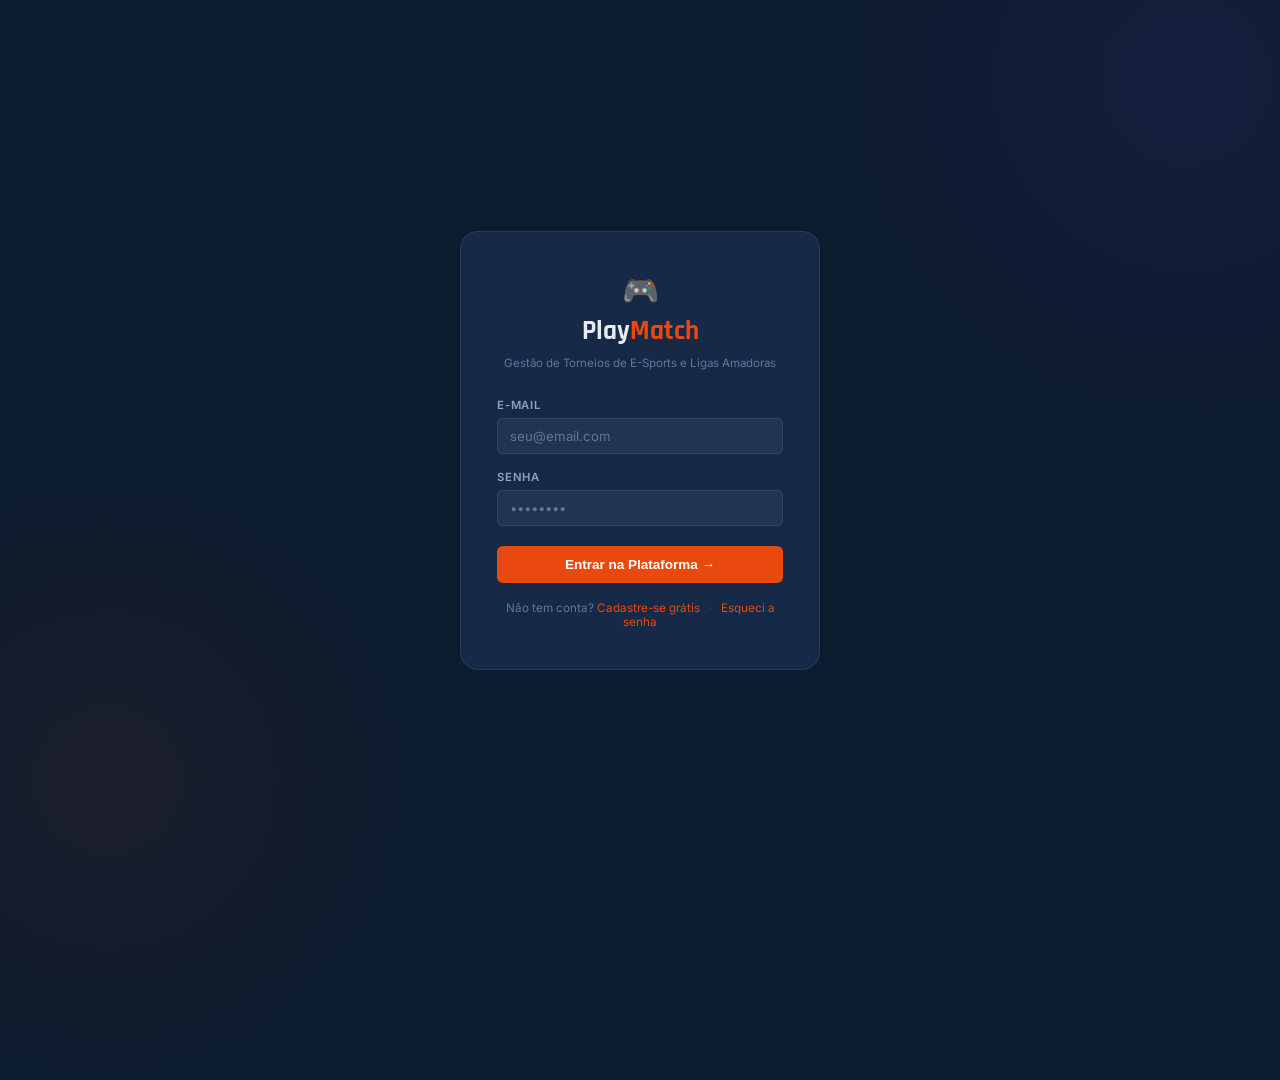
<file: index.html>
<!DOCTYPE html>
<html lang="pt-BR">
<head>
  <meta charset="UTF-8">
  <meta name="viewport" content="width=device-width, initial-scale=1.0">
  <title>PlayMatch — Login</title>
  <link href="https://fonts.googleapis.com/css2?family=Rajdhani:wght@500;600;700&family=Inter:wght@400;500;600&display=swap" rel="stylesheet">
  <link rel="stylesheet" href="css/style.css">
  <style>
    body {
      display: flex; align-items: center; justify-content: center;
      min-height: 100vh; background: var(--bg-primary); overflow: hidden;
    }
    body::before {
      content: ''; position: absolute; top: -30%; right: -20%;
      width: 700px; height: 700px;
      background: radial-gradient(circle, rgba(124,58,237,0.08) 0%, transparent 70%);
      pointer-events: none;
    }
    body::after {
      content: ''; position: absolute; bottom: -20%; left: -15%;
      width: 600px; height: 600px;
      background: radial-gradient(circle, rgba(232,73,15,0.07) 0%, transparent 70%);
      pointer-events: none;
    }
    .login-card {
      background: var(--bg-card); border: 1px solid var(--border);
      border-radius: 18px; padding: 40px 36px; width: 360px;
      position: relative; z-index: 1;
      animation: fadeUp .4s ease both;
    }
    @keyframes fadeUp {
      from { opacity: 0; transform: translateY(18px); }
      to   { opacity: 1; transform: translateY(0); }
    }
    .login-logo { text-align: center; margin-bottom: 8px; }
    .login-logo .icon { font-size: 2rem; display: block; margin-bottom: 6px; }
    .login-logo .brand { font-family: var(--font-display); font-size: 1.8rem; font-weight: 700; }
    .login-logo .brand span { color: var(--accent); }
    .login-tagline { text-align: center; font-size: .77rem; color: var(--text-muted); margin-bottom: 28px; }
    .login-form { display: flex; flex-direction: column; gap: 16px; }
    .btn-login {
      background: var(--accent); color: #fff; border: none;
      border-radius: var(--radius-sm); padding: 11px 16px;
      font-size: .9rem; font-weight: 600; cursor: pointer; width: 100%; margin-top: 4px;
      transition: background .15s, transform .15s;
    }
    .btn-login:hover { background: var(--accent-hover); transform: translateY(-1px); }
    .btn-login:disabled { opacity: .6; cursor: not-allowed; transform: none; }
    .login-footer { text-align: center; margin-top: 18px; font-size: .78rem; color: var(--text-muted); }
    .login-footer a { color: var(--accent); }
    .sep { margin: 0 6px; opacity: .4; }
  </style>
</head>
<body>
  <div class="login-card">
    <div class="login-logo">
      <span class="icon">🎮</span>
      <div class="brand">Play<span>Match</span></div>
    </div>
    <p class="login-tagline">Gestão de Torneios de E-Sports e Ligas Amadoras</p>

    <div id="msg" class="alert" style="display:none;"></div>

    <div class="login-form">
      <div class="form-group">
        <label class="form-label">E-Mail</label>
        <input type="email" id="email" class="form-control" placeholder="seu@email.com">
      </div>
      <div class="form-group">
        <label class="form-label">Senha</label>
        <input type="password" id="senha" class="form-control" placeholder="••••••••">
      </div>
      <button class="btn-login" id="btn" onclick="fazerLogin()">
        Entrar na Plataforma →
      </button>
    </div>

    <div class="login-footer">
      Não tem conta? <a href="#">Cadastre-se grátis</a>
      <span class="sep">·</span>
      <a href="#">Esqueci a senha</a>
    </div>
  </div>

<script>
  async function fazerLogin() {
    const email = document.getElementById('email').value.trim();
    const senha = document.getElementById('senha').value.trim();
    const btn   = document.getElementById('btn');
    const msg   = document.getElementById('msg');

    if (!email || !senha) {
      mostrarMsg('Preencha e-mail e senha.', 'erro'); return;
    }

    btn.disabled = true;
    btn.textContent = 'Entrando...';

    try {
      const resp  = await fetch('http://localhost/playmatch/api/auth/login.php', {
        method: 'POST',
        headers: { 'Content-Type': 'application/json' },
        body: JSON.stringify({ email, senha })
      });
      const dados = await resp.json();

      if (dados.sucesso) {
        sessionStorage.setItem('usuario', JSON.stringify(dados.usuario));
        window.location.href = '/playmatch/dashboard.html';
      } else {
        mostrarMsg(dados.erro || 'Erro ao fazer login.', 'erro');
        btn.disabled = false;
        btn.textContent = 'Entrar na Plataforma →';
      }
    } catch(e) {
      mostrarMsg('Não foi possível conectar. Verifique se o XAMPP está rodando.', 'erro');
      btn.disabled = false;
      btn.textContent = 'Entrar na Plataforma →';
    }
  }

  function mostrarMsg(texto, tipo) {
    const el = document.getElementById('msg');
    el.textContent = (tipo === 'erro' ? '✗  ' : '✓  ') + texto;
    el.className = `alert alert-${tipo === 'erro' ? 'error' : 'success'}`;
    el.style.display = 'flex';
  }

  document.addEventListener('keydown', e => { if (e.key === 'Enter') fazerLogin(); });
</script>
</body>
</html>
</file>
<file: css/style.css>
@import url('https://fonts.googleapis.com/css2?family=Rajdhani:wght@500;600;700&family=Inter:wght@400;500;600&display=swap');

:root {
  --bg-primary:    #0d1b2e;
  --bg-secondary:  #112240;
  --bg-card:       #162a47;
  --bg-card-hover: #1a3050;
  --accent:        #e8490f;
  --accent-hover:  #c93d0c;
  --accent-soft:   rgba(232,73,15,0.15);
  --purple:        #7c3aed;
  --purple-soft:   rgba(124,58,237,0.15);
  --teal:          #0d9488;
  --teal-soft:     rgba(13,148,136,0.15);
  --green:         #22c55e;
  --green-soft:    rgba(34,197,94,0.15);
  --yellow:        #f59e0b;
  --yellow-soft:   rgba(245,158,11,0.15);
  --text-primary:  #e8eaf0;
  --text-secondary:#8fa3be;
  --text-muted:    #5a7a9a;
  --border:        rgba(255,255,255,0.08);
  --border-hover:  rgba(255,255,255,0.15);
  --shadow:        0 4px 24px rgba(0,0,0,0.4);
  --radius-sm:     6px;
  --radius-md:     10px;
  --radius-lg:     14px;
  --font-display:  'Rajdhani', sans-serif;
  --font-body:     'Inter', sans-serif;
  --sidebar-w:     220px;
  --navbar-h:      52px;
}

*, *::before, *::after { box-sizing: border-box; margin: 0; padding: 0; }
html { font-size: 15px; }
body { font-family: var(--font-body); background: var(--bg-primary); color: var(--text-primary); min-height: 100vh; }
a { color: var(--accent); text-decoration: none; }
a:hover { text-decoration: underline; }

.navbar {
  position: fixed; top: 0; left: 0; right: 0;
  height: var(--navbar-h);
  background: var(--bg-secondary);
  border-bottom: 1px solid var(--border);
  display: flex; align-items: center; gap: 8px;
  padding: 0 16px; z-index: 100;
}
.navbar-brand { font-family: var(--font-display); font-size: 1.4rem; font-weight: 700; margin-right: 12px; }
.navbar-brand span { color: var(--accent); }
.nav-tab {
  display: flex; align-items: center; gap: 6px;
  padding: 6px 12px; font-size: .82rem; font-weight: 500;
  color: var(--text-secondary); border-radius: var(--radius-sm);
  border: none; background: none; cursor: pointer;
  transition: color .2s, background .2s; white-space: nowrap; text-decoration: none;
}
.nav-tab:hover { color: var(--text-primary); background: rgba(255,255,255,0.05); text-decoration: none; }
.nav-tab.active { color: var(--accent); background: var(--accent-soft); border-bottom: 2px solid var(--accent); }
.nav-tab .tag { background: rgba(255,255,255,0.1); border-radius: 4px; padding: 1px 5px; font-size: .7rem; color: var(--text-muted); }

.navbar-breadcrumb {
  position: fixed; top: var(--navbar-h); left: 0; right: 0; height: 28px;
  background: rgba(13,27,46,0.95); border-bottom: 1px solid var(--border);
  display: flex; align-items: center; padding: 0 16px;
  font-size: .72rem; color: var(--text-muted); z-index: 99;
}
.bc-tag {
  background: var(--accent); color: #fff;
  font-size: .65rem; font-weight: 700; border-radius: 4px;
  padding: 1px 6px; margin-right: 8px; letter-spacing: .5px;
}

.sidebar {
  position: fixed; top: calc(var(--navbar-h) + 28px); left: 0;
  width: var(--sidebar-w); bottom: 0;
  background: var(--bg-secondary); border-right: 1px solid var(--border);
  display: flex; flex-direction: column; padding: 16px 0; z-index: 90;
}
.sidebar-user {
  display: flex; align-items: center; gap: 10px;
  padding: 0 16px 16px; border-bottom: 1px solid var(--border); margin-bottom: 8px;
}
.sidebar-avatar {
  width: 36px; height: 36px; border-radius: 8px; background: var(--accent);
  display: flex; align-items: center; justify-content: center;
  font-family: var(--font-display); font-weight: 700; font-size: 1rem; color: #fff; flex-shrink: 0;
}
.sidebar-name { font-size: .85rem; font-weight: 600; line-height: 1.2; }
.sidebar-role { font-size: .72rem; color: var(--text-muted); }
.sidebar-nav-item {
  display: flex; align-items: center; gap: 10px;
  padding: 9px 16px; font-size: .83rem; color: var(--text-secondary);
  cursor: pointer; border: none; background: none; width: 100%;
  text-align: left; transition: color .15s, background .15s; text-decoration: none;
}
.sidebar-nav-item:hover { color: var(--text-primary); background: rgba(255,255,255,0.04); text-decoration: none; }
.sidebar-nav-item.active { color: var(--accent); background: var(--accent-soft); font-weight: 600; }

.main-content {
  margin-top: calc(var(--navbar-h) + 28px);
  margin-left: var(--sidebar-w);
  padding: 28px 32px;
  min-height: calc(100vh - var(--navbar-h) - 28px);
}

.card { background: var(--bg-card); border: 1px solid var(--border); border-radius: var(--radius-lg); padding: 20px 24px; }

.stat-card {
  background: var(--bg-card); border: 1px solid var(--border);
  border-radius: var(--radius-lg); padding: 18px 20px;
  display: flex; flex-direction: column; gap: 6px;
  transition: border-color .2s, transform .2s;
}
.stat-card:hover { border-color: var(--border-hover); transform: translateY(-2px); }
.stat-icon { width: 36px; height: 36px; border-radius: var(--radius-sm); display: flex; align-items: center; justify-content: center; margin-bottom: 8px; }
.stat-value { font-family: var(--font-display); font-size: 2rem; font-weight: 700; line-height: 1; }
.stat-label { font-size: .78rem; color: var(--text-secondary); }

.tournament-card {
  background: var(--bg-card); border: 1px solid var(--border);
  border-radius: var(--radius-lg); padding: 16px 18px; cursor: pointer;
  transition: border-color .2s, transform .2s, background .2s;
}
.tournament-card:hover { border-color: var(--border-hover); background: var(--bg-card-hover); transform: translateY(-2px); }
.tc-game-tag { font-size: .68rem; font-weight: 700; letter-spacing: 1px; text-transform: uppercase; margin-bottom: 6px; }
.tc-name { font-family: var(--font-display); font-size: 1.05rem; font-weight: 700; margin-bottom: 8px; line-height: 1.2; }
.tc-meta { display: flex; gap: 12px; font-size: .74rem; color: var(--text-muted); flex-wrap: wrap; margin-top: 10px; }

.badge { display: inline-flex; align-items: center; padding: 3px 8px; border-radius: 4px; font-size: .7rem; font-weight: 600; }
.badge-andamento { background: var(--accent-soft); color: var(--accent); }
.badge-aberto    { background: var(--green-soft);  color: var(--green); }
.badge-encerrado { background: rgba(255,255,255,0.06); color: var(--text-muted); }

.data-table { width: 100%; border-collapse: collapse; font-size: .84rem; }
.data-table th { text-align: left; padding: 10px 14px; font-size: .72rem; font-weight: 600; letter-spacing: .8px; text-transform: uppercase; color: var(--text-muted); border-bottom: 1px solid var(--border); }
.data-table td { padding: 11px 14px; border-bottom: 1px solid var(--border); color: var(--text-secondary); }
.data-table tr:last-child td { border-bottom: none; }
.data-table tr:hover td { background: rgba(255,255,255,0.025); color: var(--text-primary); }
.data-table td.td-name { color: var(--text-primary); font-weight: 500; }

.btn {
  display: inline-flex; align-items: center; gap: 6px;
  padding: 8px 16px; border-radius: var(--radius-sm);
  font-family: var(--font-body); font-size: .84rem; font-weight: 600;
  cursor: pointer; border: none; transition: all .15s; white-space: nowrap; text-decoration: none;
}
.btn-primary { background: var(--accent); color: #fff; }
.btn-primary:hover { background: var(--accent-hover); transform: translateY(-1px); text-decoration: none; color: #fff; }
.btn-ghost { background: rgba(255,255,255,0.06); color: var(--text-secondary); border: 1px solid var(--border); }
.btn-ghost:hover { background: rgba(255,255,255,0.1); color: var(--text-primary); text-decoration: none; }

.form-group { display: flex; flex-direction: column; gap: 6px; }
.form-label { font-size: .75rem; font-weight: 600; letter-spacing: .8px; text-transform: uppercase; color: var(--text-secondary); }
.form-control {
  background: rgba(255,255,255,0.05); border: 1px solid var(--border);
  border-radius: var(--radius-sm); padding: 9px 12px;
  color: var(--text-primary); font-family: var(--font-body); font-size: .88rem;
  transition: border-color .2s; width: 100%;
}
.form-control:focus { outline: none; border-color: var(--accent); background: rgba(255,255,255,0.07); }
.form-control::placeholder { color: var(--text-muted); }
select.form-control { cursor: pointer; }
option { background: var(--bg-card); }

.filters-bar {
  background: var(--bg-card); border: 1px solid var(--border);
  border-radius: var(--radius-lg); padding: 14px 18px;
  display: flex; flex-wrap: wrap; gap: 12px; align-items: flex-end; margin-bottom: 20px;
}
.filter-group { display: flex; flex-direction: column; gap: 4px; flex: 1; min-width: 140px; }
.filter-label { font-size: .65rem; font-weight: 700; letter-spacing: 1px; text-transform: uppercase; color: var(--text-muted); }

.page-header { margin-bottom: 24px; }
.page-title { font-family: var(--font-display); font-size: 1.6rem; font-weight: 700; margin-bottom: 4px; }
.page-subtitle { font-size: .82rem; color: var(--text-muted); }

.grid-4 { display: grid; grid-template-columns: repeat(4,1fr); gap: 14px; }
.grid-3 { display: grid; grid-template-columns: repeat(3,1fr); gap: 14px; }
.flex-between { display: flex; align-items: center; justify-content: space-between; flex-wrap: wrap; gap: 10px; }
.mb-20 { margin-bottom: 20px; }

.alert { padding: 10px 16px; border-radius: var(--radius-sm); font-size: .83rem; margin-bottom: 16px; display: flex; align-items: center; gap: 8px; }
.alert-error   { background: rgba(239,68,68,0.12); border: 1px solid rgba(239,68,68,0.3); color: #fca5a5; }
.alert-success { background: var(--green-soft); border: 1px solid rgba(34,197,94,0.3); color: #86efac; }
</file>
